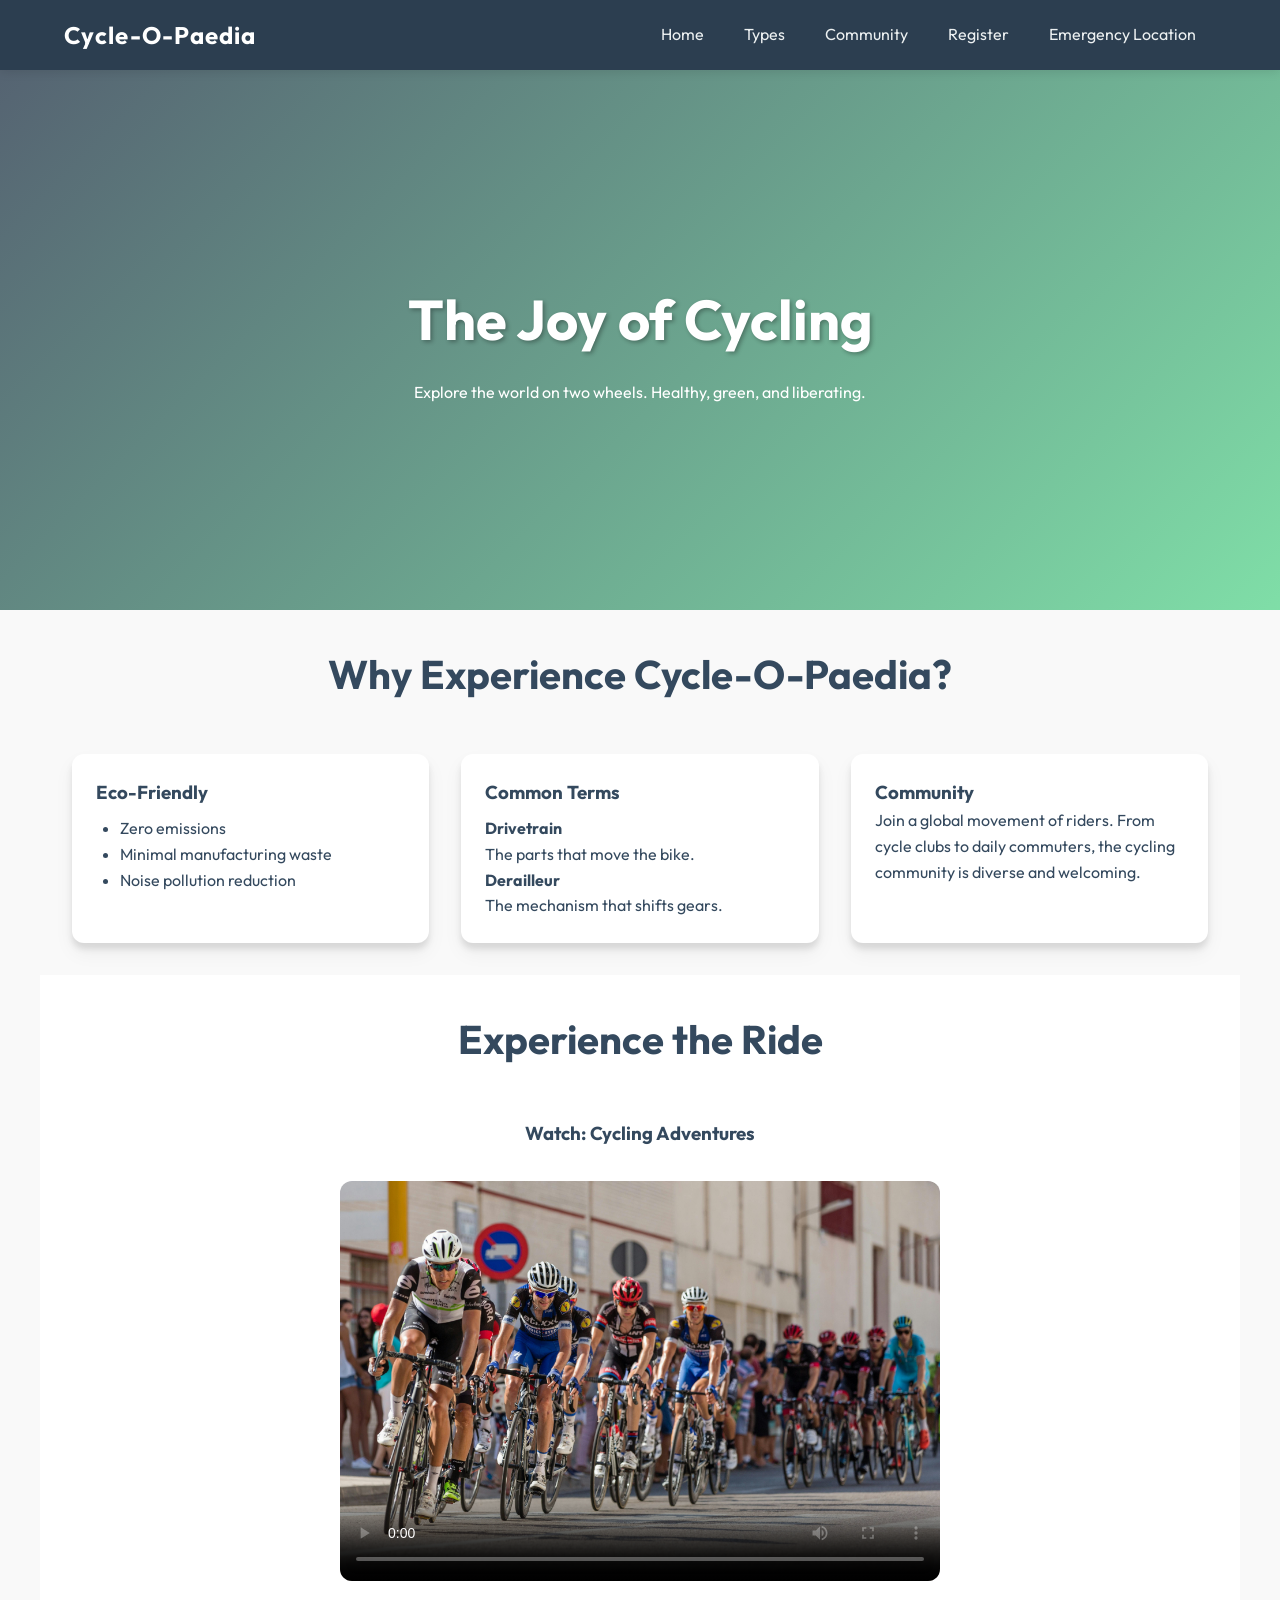
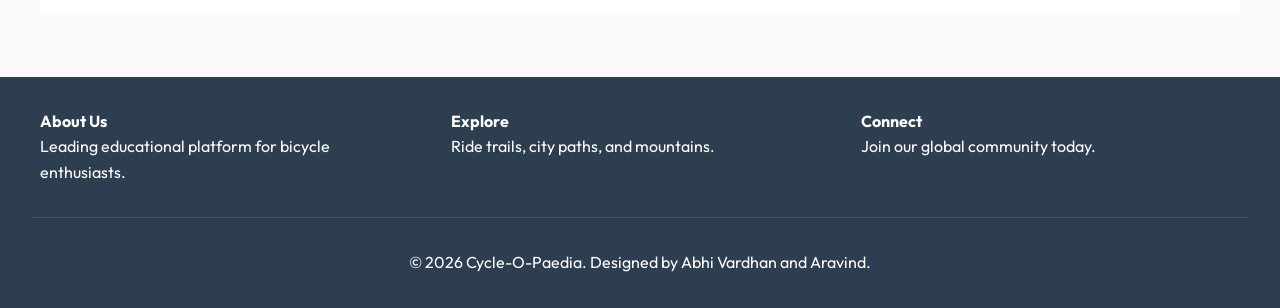
<file: index.html>
<!DOCTYPE html>
<!-- 
  ========================================
  PAGE 1: HOME - CYCLE-O-PAEDIA
  ========================================
  HTML5 Concepts Covered:
  - DOCTYPE Declaration
  - Language attribute
  - Meta tags (Charset, Viewport)
  - Semantic Elements (<header>, <nav>, <main>, <section>, <footer>)
  - Audio and Video components
  - External Resources Integration
-->
<html lang="en">

<head>
  <meta charset="UTF-8">
  <meta name="viewport" content="width=device-width, initial-scale=1.0">
  <title>Cycle-O-Paedia | Home</title>
  <!-- CSS Concepts Covered: Importing external fonts and stylesheets -->
  <link href="https://fonts.googleapis.com/css2?family=Outfit:wght@400;700&display=swap" rel="stylesheet">
  <link rel="stylesheet" href="style.css">
</head>

<body>

  <header>
    <a href="index.html" class="logo">Cycle-O-Paedia</a>
    <nav>
      <ul>
        <li><a href="index.html">Home</a></li>
        <li><a href="types.html">Types</a></li>
        <li><a href="community.html">Community</a></li>
        <li><a href="register.html">Register</a></li>
        <li><a href="tracker.html">Emergency Location</a></li>
      </ul>
    </nav>
  </header>

  <main>
    <!-- HTML5 Concept: Sectioning elements -->
    <section class="hero">
      <h1>The Joy of Cycling</h1>
      <p>Explore the world on two wheels. Healthy, green, and liberating.</p>
    </section>

    <section class="container">
      <h2 class="section-title">Why Experience Cycle-O-Paedia?</h2>
      <div class="grid">
        <article class="card">
          <div class="card-content">
            <h3>Eco-Friendly</h3>
            <!-- HTML5 Concept: Unordered List -->
            <ul style="margin-left: 1.5rem; margin-top: 0.5rem;">
              <li>Zero emissions</li>
              <li>Minimal manufacturing waste</li>
              <li>Noise pollution reduction</li>
            </ul>
          </div>
        </article>
        <article class="card">
          <div class="card-content">
            <h3>Common Terms</h3>
            <!-- HTML5 Concept: Description List -->
            <dl style="margin-top: 0.5rem;">
              <dt><strong>Drivetrain</strong></dt>
              <dd>The parts that move the bike.</dd>
              <dt><strong>Derailleur</strong></dt>
              <dd>The mechanism that shifts gears.</dd>
            </dl>
          </div>
        </article>
        <article class="card">
          <div class="card-content">
            <h3>Community</h3>
            <p>Join a global movement of riders. From cycle clubs to daily commuters, the cycling community is diverse
              and welcoming.</p>
          </div>
        </article>
      </div>
    </section>

    <section class="container" style="background: white;">
      <h2 class="section-title">Experience the Ride</h2>
      <div class="media-container">
        <!-- HTML5 Concept: Video Element with Source and Controls -->
        <h3>Watch: Cycling Adventures</h3>
        <video controls poster="assets/pexels-pixabay-248559.jpg">
          <source src="assets/13888926_1920_1080_25fps.mp4" type="video/mp4">
          Your browser does not support the video tag.
        </video>

        <!-- HTML5 Concept: Hidden Background Audio with Autoplay-->
        <audio autoplay>
          <source src="assets/0208.mp3" type="audio/mpeg">
          Your browser does not support the audio element.
        </audio>
      </div>
    </section>
  </main>

  <!-- HTML5 Concept: Footer element -->
  <footer>
    <div class="footer-cols">
      <div>
        <h4>About Us</h4>
        <p>Leading educational platform for bicycle enthusiasts.</p>
      </div>
      <div>
        <h4>Explore</h4>
        <p>Ride trails, city paths, and mountains.</p>
      </div>
      <div>
        <h4>Connect</h4>
        <p>Join our global community today.</p>
      </div>
    </div>
    <div class="footer-bottom">
      <p>&copy; 2026 Cycle-O-Paedia. Designed by Abhi Vardhan and Aravind.</p>
    </div>
  </footer>

  <script src="script.js"></script>
</body>

</html>
</file>
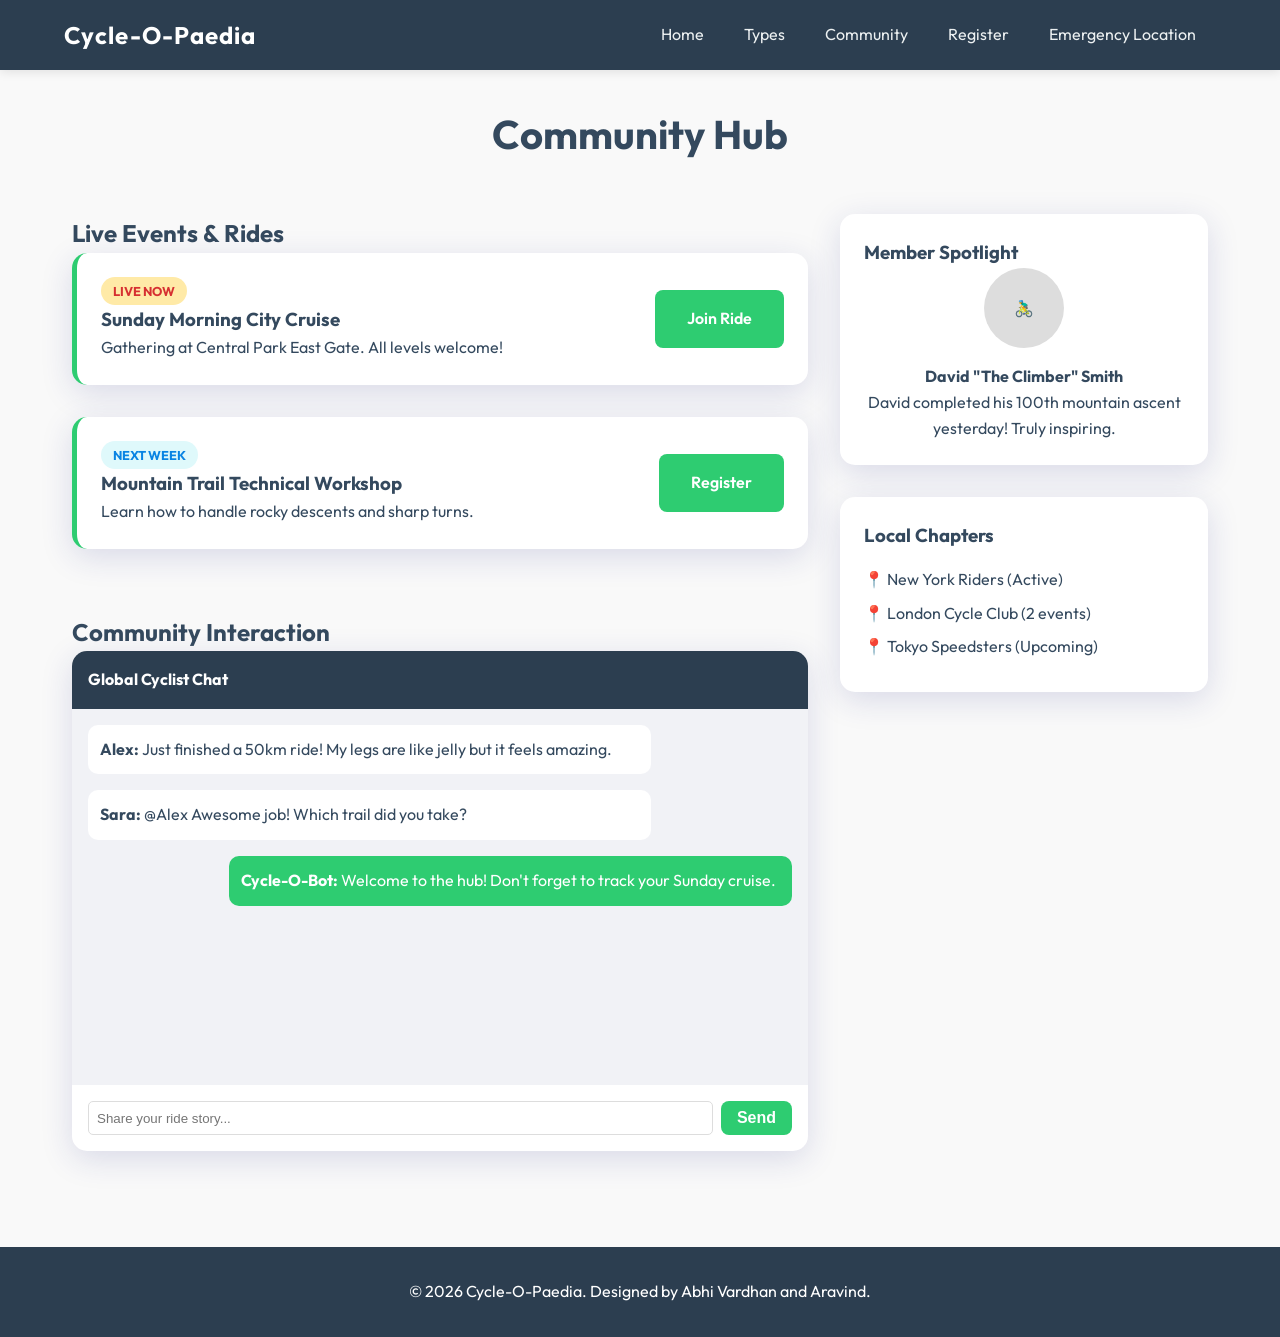
<file: community.html>
<!DOCTYPE html>
<!-- 
  ========================================
  PAGE 3: COMMUNITY - CYCLE-O-PAEDIA
  ========================================
  Concepts Covered:
  - Interactive UI Components
  - Live Event Status Indicators
  - Community Feed Layout
  - Glassmorphism Effects
-->
<html lang="en">

<head>
    <meta charset="UTF-8">
    <meta name="viewport" content="width=device-width, initial-scale=1.0">
    <title>Community | Cycle-O-Paedia</title>
    <link href="https://fonts.googleapis.com/css2?family=Outfit:wght@400;700&display=swap" rel="stylesheet">
    <link rel="stylesheet" href="style.css">
    <style>
        .event-card {
            background: white;
            border-radius: 15px;
            padding: 1.5rem;
            margin-bottom: 2rem;
            border-left: 5px solid var(--primary);
            box-shadow: var(--shadow);
            display: flex;
            justify-content: space-between;
            align-items: center;
            transition: var(--transition);
        }

        .event-card:hover {
            transform: translateX(10px);
        }

        .event-status {
            display: inline-block;
            padding: 0.25rem 0.75rem;
            border-radius: 20px;
            font-size: 0.8rem;
            font-weight: bold;
            text-transform: uppercase;
        }

        .status-live {
            background: #ffeaa7;
            color: #d63031;
            animation: pulse 2s infinite;
        }

        .status-upcoming {
            background: #dff9fb;
            color: #0984e3;
        }

        @keyframes pulse {
            0% {
                opacity: 1;
            }

            50% {
                opacity: 0.5;
            }

            100% {
                opacity: 1;
            }
        }

        .community-grid {
            display: grid;
            grid-template-columns: 2fr 1fr;
            gap: 2rem;
        }

        .chat-box {
            background: white;
            border-radius: 15px;
            height: 500px;
            display: flex;
            flex-direction: column;
            box-shadow: var(--shadow);
        }

        .chat-header {
            padding: 1rem;
            background: var(--dark);
            color: white;
            border-radius: 15px 15px 0 0;
            font-weight: bold;
        }

        .chat-messages {
            flex: 1;
            padding: 1rem;
            overflow-y: auto;
            background: #f1f2f6;
        }

        .message {
            margin-bottom: 1rem;
            padding: 0.75rem;
            border-radius: 10px;
            max-width: 80%;
        }

        .msg-received {
            background: white;
            align-self: flex-start;
        }

        .msg-sent {
            background: var(--primary);
            color: white;
            align-self: flex-end;
            margin-left: auto;
        }

        .chat-input {
            padding: 1rem;
            display: flex;
            gap: 0.5rem;
        }

        .sidebar-widget {
            background: white;
            padding: 1.5rem;
            border-radius: 15px;
            box-shadow: var(--shadow);
            margin-bottom: 2rem;
        }

        .member-spotlight {
            text-align: center;
        }

        .member-img {
            width: 80px;
            height: 80px;
            border-radius: 50%;
            margin: 0 auto 1rem;
            background: #ddd;
            display: flex;
            align-items: center;
            justify-content: center;
        }

        @media (max-width: 900px) {
            .community-grid {
                grid-template-columns: 1fr;
            }
        }
    </style>
</head>

<body>

    <header>
        <a href="index.html" class="logo">Cycle-O-Paedia</a>
        <nav>
            <ul>
                <li><a href="index.html">Home</a></li>
                <li><a href="types.html">Types</a></li>
                <li><a href="community.html">Community</a></li>
                <li><a href="register.html">Register</a></li>
                <li><a href="tracker.html">Emergency Location</a></li>
            </ul>
        </nav>
    </header>

    <main class="container">
        <h1 class="section-title">Community Hub</h1>

        <div class="community-grid">
            <div class="main-content">
                <section style="padding: 0 0 2rem 0;">
                    <h2>Live Events & Rides</h2>
                    <div class="event-card">
                        <div>
                            <span class="event-status status-live">Live Now</span>
                            <h3>Sunday Morning City Cruise</h3>
                            <p>Gathering at Central Park East Gate. All levels welcome!</p>
                        </div>
                        <a href="#" class="btn">Join Ride</a>
                    </div>

                    <div class="event-card">
                        <div>
                            <span class="event-status status-upcoming">Next Week</span>
                            <h3>Mountain Trail Technical Workshop</h3>
                            <p>Learn how to handle rocky descents and sharp turns.</p>
                        </div>
                        <a href="#" class="btn">Register</a>
                    </div>
                </section>

                <section style="padding: 0;">
                    <h2>Community Interaction</h2>
                    <div class="chat-box">
                        <div class="chat-header">Global Cyclist Chat</div>
                        <div class="chat-messages">
                            <div class="message msg-received">
                                <strong>Alex:</strong> Just finished a 50km ride! My legs are like jelly but it feels
                                amazing.
                            </div>
                            <div class="message msg-received">
                                <strong>Sara:</strong> @Alex Awesome job! Which trail did you take?
                            </div>
                            <div class="message msg-sent">
                                <strong>Cycle-O-Bot:</strong> Welcome to the hub! Don't forget to track your Sunday
                                cruise.
                            </div>
                        </div>
                        <div class="chat-input">
                            <input type="text" placeholder="Share your ride story..."
                                style="flex: 1; border: 1px solid #ddd; border-radius: 5px; padding: 0.5rem;">
                            <button class="btn" style="padding: 0.5rem 1rem;">Send</button>
                        </div>
                    </div>
                </section>
            </div>

            <div class="sidebar">
                <div class="sidebar-widget">
                    <h3>Member Spotlight</h3>
                    <div class="member-spotlight">
                        <div class="member-img">🚴‍♂️</div>
                        <h4>David "The Climber" Smith</h4>
                        <p>David completed his 100th mountain ascent yesterday! Truly inspiring.</p>
                    </div>
                </div>

                <div class="sidebar-widget">
                    <h3>Local Chapters</h3>
                    <ul style="list-style: none; margin-top: 1rem;">
                        <li style="margin-bottom: 0.5rem;">📍 New York Riders (Active)</li>
                        <li style="margin-bottom: 0.5rem;">📍 London Cycle Club (2 events)</li>
                        <li style="margin-bottom: 0.5rem;">📍 Tokyo Speedsters (Upcoming)</li>
                    </ul>
                </div>
            </div>
        </div>
    </main>

    <footer>
        <p>&copy; 2026 Cycle-O-Paedia. Designed by Abhi Vardhan and Aravind.</p>
    </footer>

    <script src="script.js"></script>
</body>

</html>
</file>
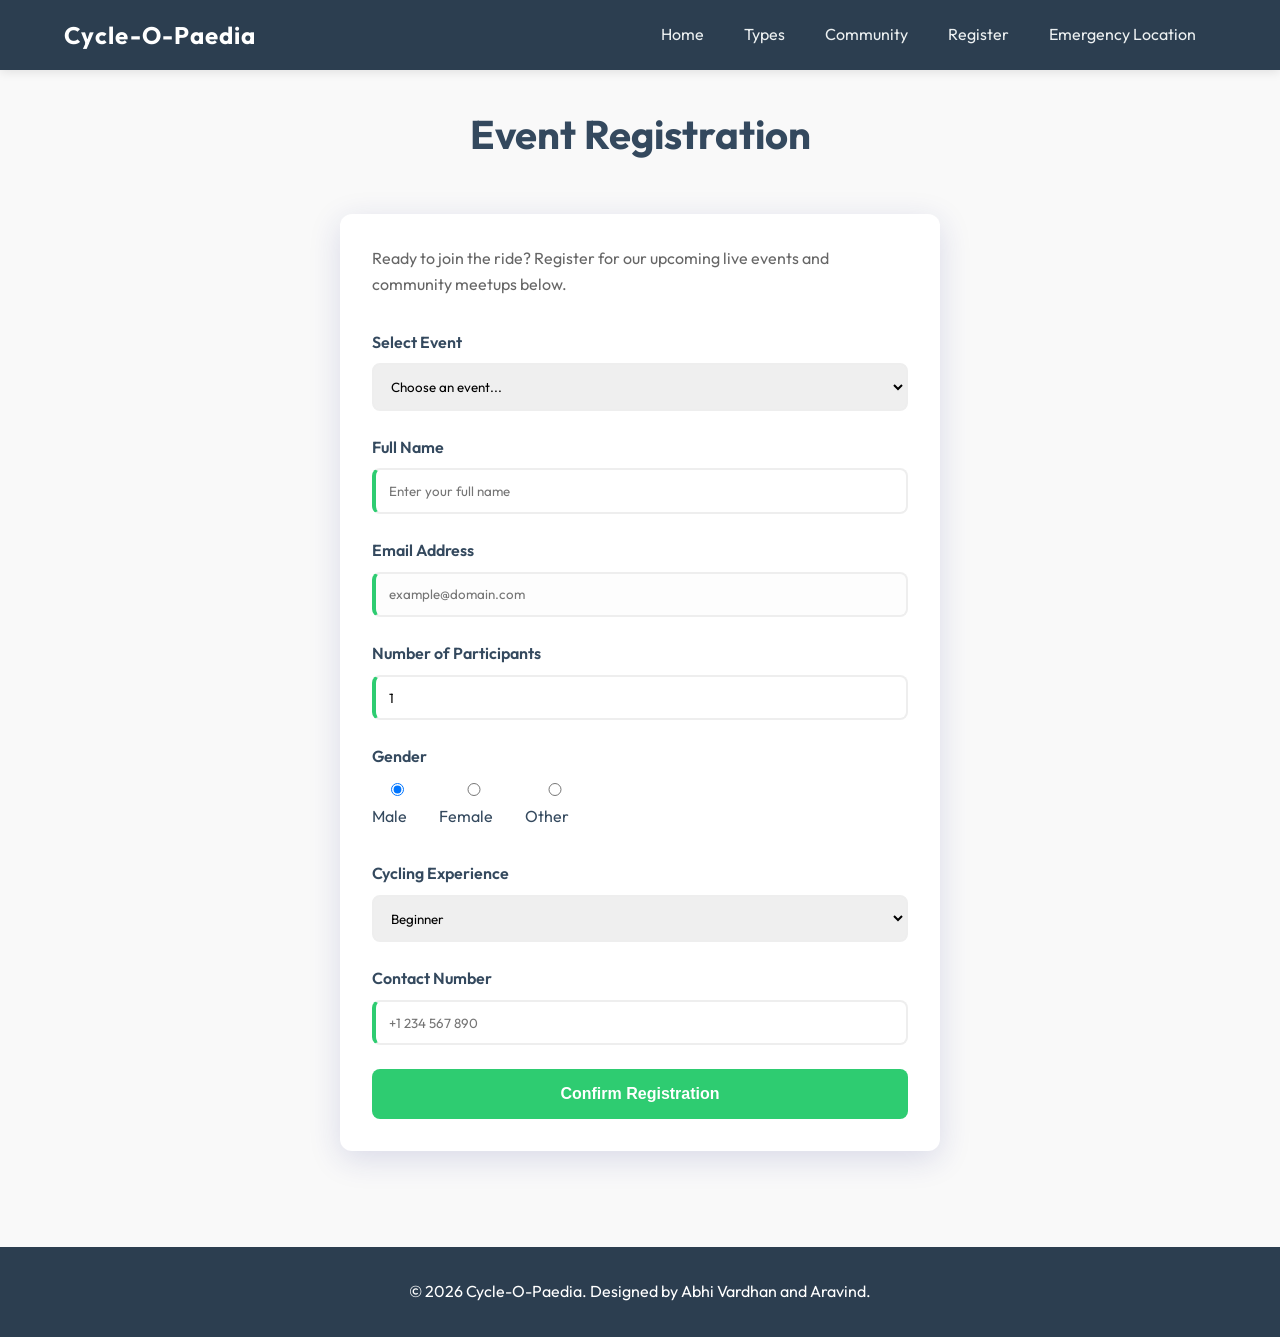
<file: register.html>
<!DOCTYPE html>
<!-- 
  ========================================
  PAGE 4: REGISTRATION - CYCLE-O-PAEDIA
  ========================================
  HTML/JavaScript Concepts Covered:
  - Form elements and input types
  - Required fields and placeholders
  - Event Handling (onsubmit)
  - DOM Access (getElementById)
  - JavaScript Validation (Regex)
  - LocalStorage persistence
-->
<html lang="en">

<head>
  <meta charset="UTF-8">
  <meta name="viewport" content="width=device-width, initial-scale=1.0">
  <title>Join the Pack | Cycle-O-Paedia</title>
  <link href="https://fonts.googleapis.com/css2?family=Outfit:wght@400;700&display=swap" rel="stylesheet">
  <link rel="stylesheet" href="style.css">
</head>

<body>

  <header>
    <a href="index.html" class="logo">Cycle-O-Paedia</a>
    <nav>
      <ul>
        <li><a href="index.html">Home</a></li>
        <li><a href="types.html">Types</a></li>
        <li><a href="community.html">Community</a></li>
        <li><a href="register.html">Register</a></li>
        <li><a href="tracker.html">Emergency Location</a></li>
      </ul>
    </nav>
  </header>

  <main class="container">
    <h1 class="section-title">Event Registration</h1>

    <div class="form-container">
      <p style="margin-bottom: 2rem; color: #666;">Ready to join the ride? Register for our upcoming live events and
        community meetups below.</p>

      <!-- HTML Concept: Form Identification and Handling -->
      <form id="registrationForm">
        <div class="form-group">
          <label for="eventSelect">Select Event</label>
          <select id="eventSelect" required>
            <option value="" disabled selected>Choose an event...</option>
            <option value="City Cruise">Sunday Morning City Cruise (Live Now)</option>
            <option value="Mountain Workshop">Mountain Trail Technical Workshop (Next Week)</option>
            <option value="Beachside BBQ">Beachside BBQ & Ride (Upcoming)</option>
          </select>
        </div>

        <div class="form-group">
          <label for="name">Full Name</label>
          <input type="text" id="name" placeholder="Enter your full name" required>
        </div>

        <div class="form-group">
          <label for="email">Email Address</label>
          <input type="email" id="email" placeholder="example@domain.com" required>
        </div>

        <div class="form-group">
          <label for="participants">Number of Participants</label>
          <input type="number" id="participants" min="1" max="10" value="1" required>
        </div>

        <div class="form-group">
          <label>Gender</label>
          <div style="display: flex; gap: 1rem; margin-top: 0.5rem;">
            <label style="font-weight: normal;"><input type="radio" name="gender" value="Male" checked> Male</label>
            <label style="font-weight: normal;"><input type="radio" name="gender" value="Female"> Female</label>
            <label style="font-weight: normal;"><input type="radio" name="gender" value="Other"> Other</label>
          </div>
        </div>

        <div class="form-group">
          <label for="experience">Cycling Experience</label>
          <select id="experience">
            <option value="Beginner">Beginner</option>
            <option value="Intermediate">Intermediate</option>
            <option value="Advanced">Advanced / Pro</option>
          </select>
        </div>

        <div class="form-group">
          <label for="contact">Contact Number</label>
          <input type="tel" id="contact" placeholder="+1 234 567 890" required>
        </div>

        <button type="submit" class="btn" style="width: 100%;">Confirm Registration</button>

        <!-- Feedback target for JavaScript -->
        <div id="formMessage"></div>
      </form>
    </div>
  </main>

  <footer>
    <p>&copy; 2026 Cycle-O-Paedia. Designed by Abhi Vardhan and Aravind.</p>
  </footer>

  <script src="script.js"></script>
</body>

</html>
</file>
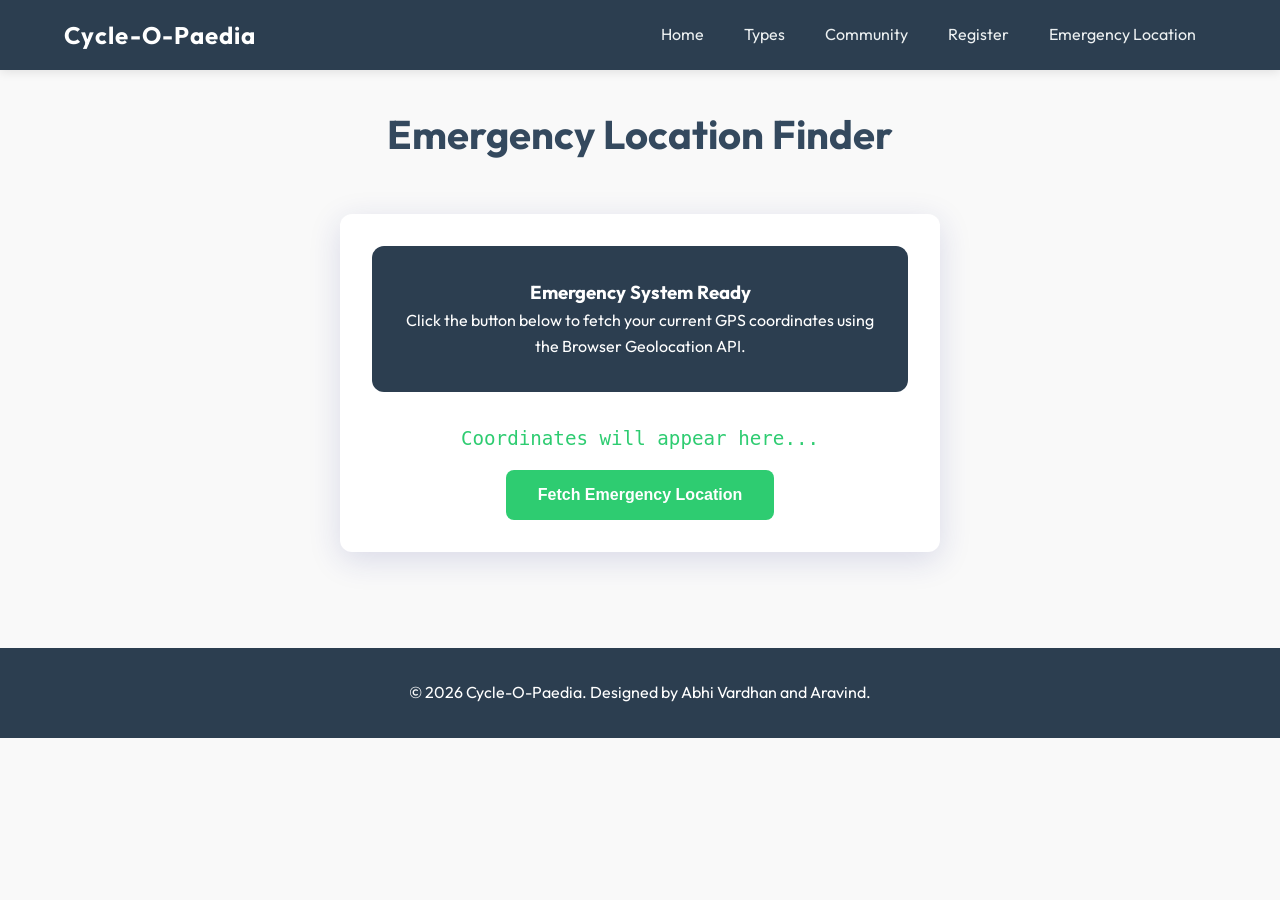
<file: tracker.html>
<!DOCTYPE html>
<!-- 
  ========================================
  PAGE 5: RIDE TRACKER - CYCLE-O-PAEDIA
  ========================================
  JavaScript / Browser API Concepts Covered:
  - Browser Geolocation API
  - GPS concepts (Lat/Long)
  - JavaScript Objects & Access
  - Dynamic Content Injection
  - Event Handling
  - UI state management
-->
<html lang="en">

<head>
  <meta charset="UTF-8">
  <meta name="viewport" content="width=device-width, initial-scale=1.0">
  <title>Emergency Location | Cycle-O-Paedia</title>
  <link href="https://fonts.googleapis.com/css2?family=Outfit:wght@400;700&display=swap" rel="stylesheet">
  <link rel="stylesheet" href="style.css">
</head>

<body>

  <header>
    <a href="index.html" class="logo">Cycle-O-Paedia</a>
    <nav>
      <ul>
        <li><a href="index.html">Home</a></li>
        <li><a href="types.html">Types</a></li>
        <li><a href="community.html">Community</a></li>
        <li><a href="register.html">Register</a></li>
        <li><a href="tracker.html">Emergency Location</a></li>
      </ul>
    </nav>
  </header>

  <main class="container">
    <h1 class="section-title">Emergency Location Finder</h1>

    <div class="form-container" style="text-align: center;">
      <div class="tracker-status">
        <h3 id="trackerStatus">Emergency System Ready</h3>
        <p>Click the button below to fetch your current GPS coordinates using the Browser Geolocation API.</p>
      </div>

      <div id="locationData" class="location-data">
        <!-- Data will be injected here by script.js -->
        <p>Coordinates will appear here...</p>
      </div>

      <!-- JavaScript Concept: Event Listener Target -->
      <button id="trackBtn" class="btn">Fetch Emergency Location</button>
    </div>
  </main>

  <footer>
    <p>&copy; 2026 Cycle-O-Paedia. Designed by Abhi Vardhan and Aravind.</p>
  </footer>

  <script src="script.js"></script>
</body>

</html>
</file>
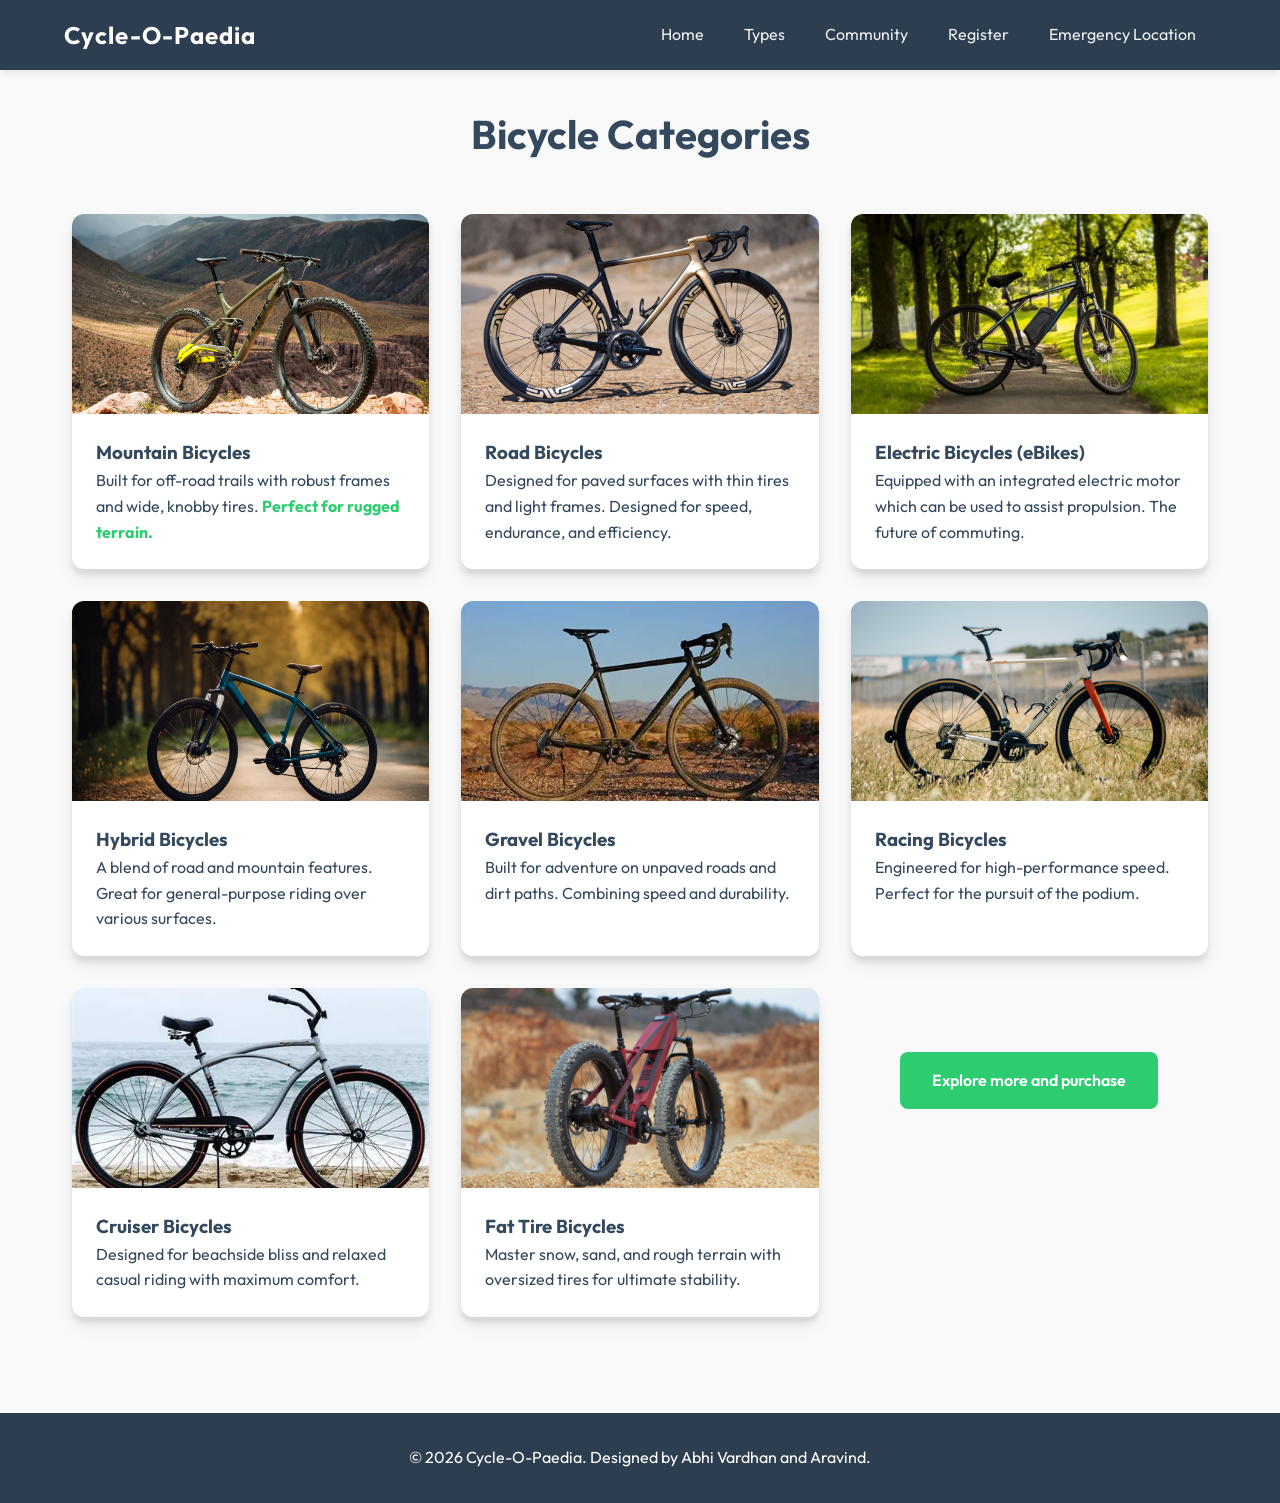
<file: types.html>
<!DOCTYPE html>
<!-- 
  ========================================
  PAGE 2: BICYCLE TYPES - CYCLE-O-PAEDIA
  ========================================
  HTML/CSS Concepts Covered:
  - Div and Span tags
  - CSS Selectors (Class, ID, Element)
  - Box Model fundamentals (Padding, Border, Margin)
  - Text styling (Size, Weight, Color)
  - Shorthand CSS rules
  - Hover pseudo-classes
-->
<html lang="en">

<head>
  <meta charset="UTF-8">
  <meta name="viewport" content="width=device-width, initial-scale=1.0">
  <title>Explore Types | Cycle-O-Paedia</title>
  <link href="https://fonts.googleapis.com/css2?family=Outfit:wght@400;700&display=swap" rel="stylesheet">
  <link rel="stylesheet" href="style.css">
</head>

<body>

  <header>
    <a href="index.html" class="logo">Cycle-O-Paedia</a>
    <nav>
      <ul>
        <li><a href="index.html">Home</a></li>
        <li><a href="types.html">Types</a></li>
        <li><a href="community.html">Community</a></li>
        <li><a href="register.html">Register</a></li>
        <li><a href="tracker.html">Emergency Location</a></li>
      </ul>
    </nav>
  </header>

  <main class="container">
    <h1 class="section-title">Bicycle Categories</h1>

    <div class="grid">
      <!-- CSS Concept: Box Model & Selectors applied to .card -->
      <article class="card">
        <div class="card-image">
          <img src="assets/Trek_FullStache_D.Milner_portrait-1200x800.jpg" alt="Mountain Bicycle"
            style="width: 100%; height: 100%; object-fit: cover;">
        </div>
        <div class="card-content">
          <h3>Mountain Bicycles</h3>
          <p>Built for off-road trails with robust frames and wide, knobby tires. <span
              style="color: var(--primary); font-weight: bold;">Perfect for rugged terrain.</span></p>
        </div>
      </article>

      <article class="card">
        <div class="card-image">
          <img src="assets/enve-custom-road.jpg" alt="Road Bicycle"
            style="width: 100%; height: 100%; object-fit: cover;">
        </div>
        <div class="card-content">
          <h3>Road Bicycles</h3>
          <p>Designed for paved surfaces with thin tires and light frames. Designed for speed, endurance, and
            efficiency.</p>
        </div>
      </article>

      <article class="card">
        <div class="card-image">
          <img src="assets/Electric-bicycle-in-a-park-on-a-sunny-day-Smaller-1-1024x597.jpg.webp" alt="Electric Bicycle"
            style="width: 100%; height: 100%; object-fit: cover;">
        </div>
        <div class="card-content">
          <h3>Electric Bicycles (eBikes)</h3>
          <p>Equipped with an integrated electric motor which can be used to assist propulsion. The future of commuting.
          </p>
        </div>
      </article>

      <article class="card">
        <div class="card-image">
          <img src="assets/42183.webp" alt="Hybrid Bicycle" style="width: 100%; height: 100%; object-fit: cover;">
        </div>
        <div class="card-content">
          <h3>Hybrid Bicycles</h3>
          <p>A blend of road and mountain features. Great for general-purpose riding over various surfaces.</p>
        </div>
      </article>

      <article class="card">
        <div class="card-image">
          <img src="assets/OIP.webp" alt="Gravel Bike" style="width: 100%; height: 100%; object-fit: cover;">
        </div>
        <div class="card-content">
          <h3>Gravel Bicycles</h3>
          <p>Built for adventure on unpaved roads and dirt paths. Combining speed and durability.</p>
        </div>
      </article>

      <article class="card">
        <div class="card-image">
          <img src="assets/XnaXuiAafDAqiUXjRrJsNJ.jpg" alt="Racing Bike"
            style="width: 100%; height: 100%; object-fit: cover;">
        </div>
        <div class="card-content">
          <h3>Racing Bicycles</h3>
          <p>Engineered for high-performance speed. Perfect for the pursuit of the podium.</p>
        </div>
      </article>

      <article class="card">
        <div class="card-image">
          <img src="assets/OIP (1).webp" alt="Cruiser Bike" style="width: 100%; height: 100%; object-fit: cover;">
        </div>
        <div class="card-content">
          <h3>Cruiser Bicycles</h3>
          <p>Designed for beachside bliss and relaxed casual riding with maximum comfort.</p>
        </div>
      </article>

      <article class="card">
        <div class="card-image">
          <img src="assets/IMG_7630-ElectroFat-complet-1.jpg" alt="Fatbike"
            style="width: 100%; height: 100%; object-fit: cover;">
        </div>
        <div class="card-content">
          <h3>Fat Tire Bicycles</h3>
          <p>Master snow, sand, and rough terrain with oversized tires for ultimate stability.</p>
        </div>
      </article>
      <div style="text-align: center; margin-top: 4rem;">
        <a href="#" class="btn">Explore more and purchase</a>
      </div>
  </main>

  <footer>
    <p>&copy; 2026 Cycle-O-Paedia. Designed by Abhi Vardhan and Aravind.</p>
  </footer>

  <script src="script.js"></script>
</body>

</html>
</file>
<file: style.css>
/* 
  ========================================
  CSS3 ARCHITECTURE - CYCLE-O-PAEDIA
  ========================================
  Topics Covered:
  - CSS3 Variables & Custom Properties
  - Box Model & Box Sizing
  - Flexbox & Grid Layouts
  - Typography (Google Fonts)
  - Colors (HSL & Gradients)
  - Pseudo-classes & Pseudo-elements
  - Transitions & Transforms
  - Box Shadow & Glassmorphism
  - Responsive Design
*/

:root {
  --primary: #2ecc71;
  --primary-dark: #27ae60;
  --accent: #e67e22;
  --dark: #2c3e50;
  --light: #ecf0f1;
  --text: #34495e;
  --bg: #f9f9f9;
  --white: #ffffff;
  --glass: rgba(255, 255, 255, 0.1);
  --shadow: 0 8px 32px 0 rgba(31, 38, 135, 0.15);
  --transition: all 0.3s ease;
}

* {
  margin: 0;
  padding: 0;
  box-sizing: border-box;
  /* CSS3 Concept: Box Sizing */
}

body {
  font-family: 'Outfit', 'Inter', sans-serif;
  /* CSS3 Concept: Fonts & Typography */
  line-height: 1.6;
  color: var(--text);
  background-color: var(--bg);
}

/* Header & Navigation */
header {
  background: var(--dark);
  padding: 1rem 5%;
  position: sticky;
  top: 0;
  z-index: 1000;
  display: flex;
  justify-content: space-between;
  align-items: center;
  box-shadow: 0 2px 10px rgba(0, 0, 0, 0.1);
}

.logo {
  color: var(--white);
  font-size: 1.5rem;
  font-weight: 700;
  text-decoration: none;
  letter-spacing: 1px;
}

nav ul {
  display: flex;
  list-style: none;
}

nav ul li a {
  color: var(--light);
  text-decoration: none;
  padding: 0.5rem 1rem;
  margin: 0 0.25rem;
  border-radius: 4px;
  transition: var(--transition);
  /* CSS3 Concept: Transitions */
}

nav ul li a:hover {
  /* CSS3 Concept: Pseudo-classes */
  background: var(--primary);
  color: var(--white);
  transform: translateY(-2px);
  /* CSS3 Concept: Transforms */
}

/* Hero Section */
.hero {
  height: 60vh;
  background: linear-gradient(135deg, rgba(44, 62, 80, 0.8), rgba(46, 204, 113, 0.6)),
    url('https://images.unsplash.com/photo-1485965120184-e220f721d03e?auto=format&fit=crop&q=80&w=2070') center/cover;
  display: flex;
  flex-direction: column;
  justify-content: center;
  align-items: center;
  text-align: center;
  color: var(--white);
  padding: 0 1rem;
}

.hero h1 {
  font-size: 3.5rem;
  margin-bottom: 1rem;
  text-shadow: 2px 2px 4px rgba(0, 0, 0, 0.3);
  /* CSS3 Concept: Text Effects */
}

/* Common Layout Elements */
.container {
  max-width: 1200px;
  margin: 0 auto;
  padding: 2rem;
}

section {
  padding: 4rem 0;
}

.section-title {
  text-align: center;
  margin-bottom: 3rem;
  font-size: 2.5rem;
}

/* Cards (Types & Gallery) */
.grid {
  display: grid;
  /* CSS3 Concept: Grid Layout */
  grid-template-columns: repeat(auto-fit, minmax(300px, 1fr));
  gap: 2rem;
}

.card {
  background: var(--white);
  border-radius: 12px;
  overflow: hidden;
  box-shadow: 0 10px 20px rgba(0, 0, 0, 0.05), 0 6px 6px rgba(0, 0, 0, 0.1);
  transition: var(--transition);
}

.card:hover {
  transform: translateY(-10px);
  box-shadow: 0 15px 30px rgba(0, 0, 0, 0.15);
}

.card-image {
  width: 100%;
  height: 200px;
  background: #ddd;
  display: flex;
  align-items: center;
  justify-content: center;
  color: #666;
}

.card-content {
  padding: 1.5rem;
}

/* Form Styling (Registration) */
.form-container {
  max-width: 600px;
  margin: 0 auto;
  background: var(--white);
  padding: 2rem;
  border-radius: 12px;
  box-shadow: var(--shadow);
}

.form-group {
  margin-bottom: 1.5rem;
}

.form-group label {
  display: block;
  margin-bottom: 0.5rem;
  font-weight: 600;
}

.form-group input,
.form-group select,
.form-group textarea {
  width: 100%;
  padding: 0.8rem;
  border: 2px solid #eee;
  border-radius: 8px;
  font-family: inherit;
  transition: var(--transition);
}

.form-group input:focus {
  border-color: var(--primary);
  outline: none;
}

.btn {
  background: var(--primary);
  color: var(--white);
  padding: 1rem 2rem;
  border: none;
  border-radius: 8px;
  font-size: 1rem;
  font-weight: 600;
  cursor: pointer;
  transition: var(--transition);
  display: inline-block;
  text-decoration: none;
  text-align: center;
}

.btn:hover {
  background: var(--primary-dark);
  box-shadow: 0 4px 15px rgba(46, 204, 113, 0.4);
}

/* Multimedia (Home) */
.media-container {
  display: flex;
  flex-direction: column;
  align-items: center;
  gap: 2rem;
  margin-top: 2rem;
}

video,
audio {
  width: 100%;
  max-width: 600px;
  border-radius: 12px;
}

/* Emergency Location (Interactive) */
.tracker-status {
  text-align: center;
  padding: 2rem;
  background: var(--dark);
  color: var(--white);
  border-radius: 12px;
  margin-bottom: 2rem;
}

.location-data {
  font-family: monospace;
  font-size: 1.2rem;
  color: var(--primary);
  margin: 1rem 0;
}

/* Footer */
footer {
  background: var(--dark);
  color: var(--white);
  text-align: center;
  padding: 2rem;
  margin-top: 4rem;
}

/* CSS3 Concept: Multi-column layout */
.footer-cols {
  display: grid;
  grid-template-columns: repeat(3, 1fr);
  gap: 2rem;
  text-align: left;
  max-width: 1200px;
  margin: 0 auto 2rem auto;
}

/* CSS3 Concept: Attribute Selector */
input[type="email"] {
  background-color: #fdfdfd;
}

input[required] {
  border-left: 4px solid var(--primary);
}

/* CSS3 Concept: Semicolons usage (explicit for evaluation) */
.footer-bottom {
  border-top: 1px solid rgba(255, 255, 255, 0.1);
  padding-top: 2rem;
}

/* Responsive Utilities */
@media (max-width: 768px) {
  header {
    flex-direction: column;
    padding: 1rem;
  }

  nav ul {
    margin-top: 1rem;
  }

  .hero h1 {
    font-size: 2.5rem;
  }

  .footer-cols {
    grid-template-columns: 1fr;
  }
}
</file>
